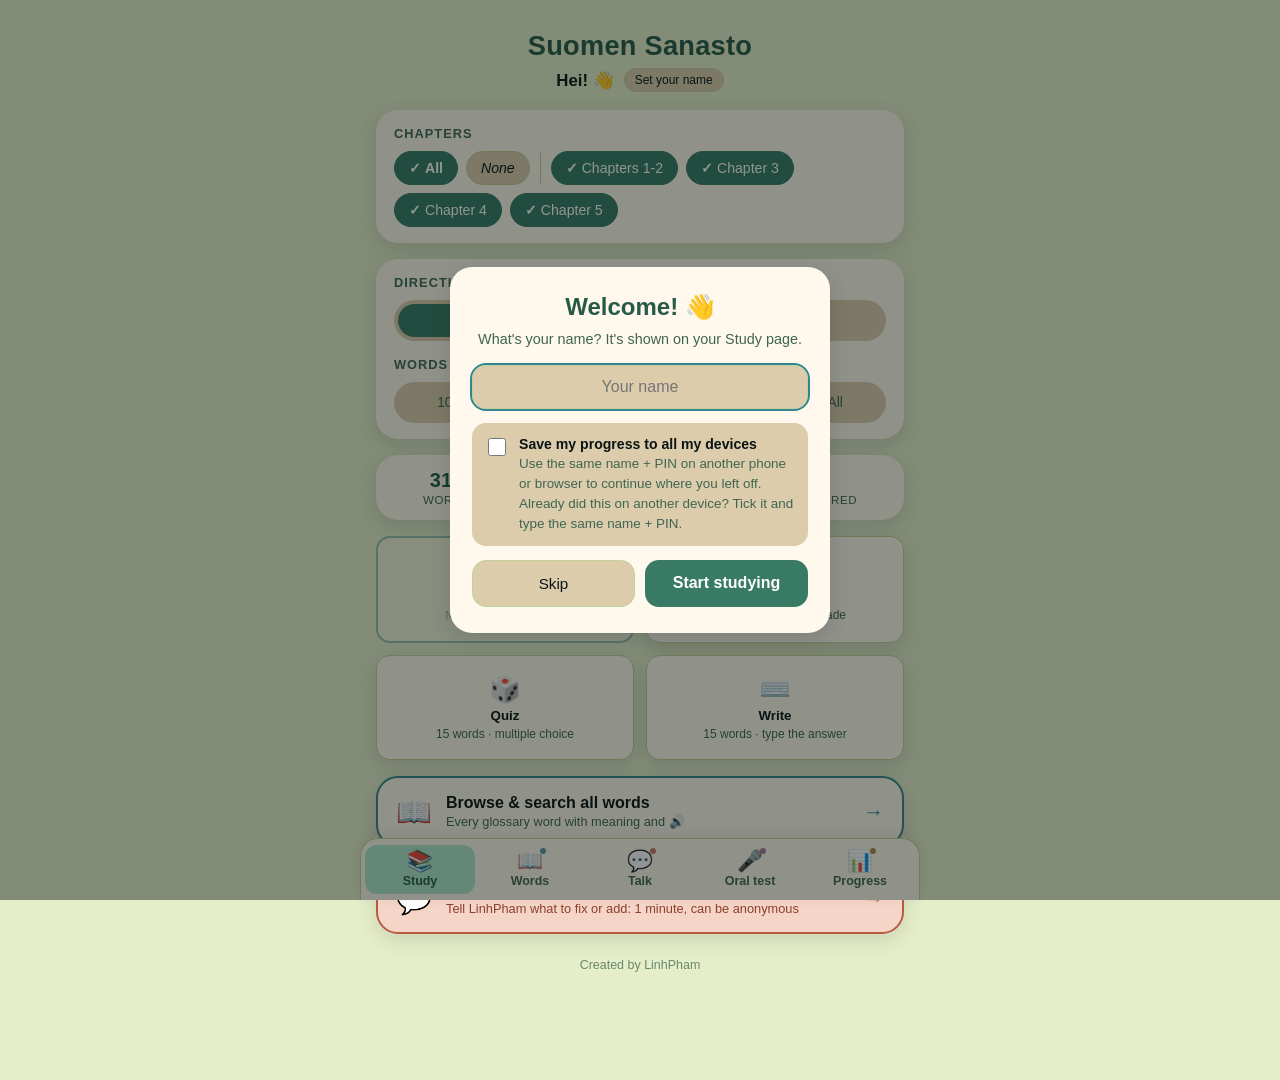
<file: index.html>
<!doctype html>
<html lang="en">
<head>
<meta charset="UTF-8" />
<meta name="viewport" content="width=device-width, initial-scale=1, viewport-fit=cover" />
<title>Suomen Sanasto — Finnish Vocabulary</title>
<meta name="description" content="Flashcards, quizzes, dialogues, numbers and oral-test practice for Finnish A1.2." />
<meta name="author" content="LinhPham" />
<meta name="theme-color" content="#E6EEC9" />
<link rel="manifest" href="manifest.webmanifest" />
<link rel="icon" href="icons/icon-192.png" />
<link rel="apple-touch-icon" href="icons/apple-touch-icon.png" />
<link rel="stylesheet" href="css/style.css" />
</head>
<body>

<div id="app" class="app"></div>
<nav id="tabbar" class="tabbar" aria-label="Sections" hidden></nav>

<!-- Name prompt (first visit) + optional "save to all my devices" -->
<div id="name-modal" class="modal-overlay" hidden>
  <div class="modal-card">
    <h2 id="name-title">Welcome! 👋</h2>
    <p>What's your name? It's shown on your Study page.</p>
    <input id="name-input" type="text" placeholder="Your name" maxlength="30" autocomplete="off" />
    <div id="link-row" class="link-box">
      <label class="check-row">
        <input id="link-check" type="checkbox" />
        <span><strong>Save my progress to all my devices</strong><br /><span class="muted small">Use the same name + PIN on another phone or browser to continue where you left off. Already did this on another device? Tick it and type the same name + PIN.</span></span>
      </label>
      <div id="pin-wrap" hidden>
        <input id="pin-input" type="password" inputmode="numeric" pattern="[0-9]*" maxlength="4" placeholder="4-digit PIN" autocomplete="off" />
        <p class="muted small">Pick 4 numbers you'll remember. Not your bank PIN!</p>
      </div>
    </div>
    <p id="name-error" class="form-error" hidden></p>
    <div class="modal-actions">
      <button id="name-skip" type="button" class="ghost-btn">Skip</button>
      <button id="name-submit" type="button" class="primary-btn">Start studying</button>
    </div>
  </div>
</div>

<!-- ================= Study tab ================= -->
<template id="tpl-study">
  <header class="app-header">
    <h1>Suomen Sanasto</h1>
    <p class="greeting" data-role="greeting"></p>
  </header>

  <section class="card panel whats-new" data-role="whats-new" hidden></section>

  <section class="card panel">
    <h2 class="panel-title">Chapters</h2>
    <div class="chip-row" data-role="chapters"></div>
  </section>

  <section class="card panel">
    <h2 class="panel-title">Direction</h2>
    <div class="segmented" data-role="direction">
      <button type="button" class="segmented-btn" data-value="fi-en">FI → EN</button>
      <button type="button" class="segmented-btn" data-value="en-fi">EN → FI</button>
      <button type="button" class="segmented-btn" data-value="mixed">Mixed</button>
    </div>
    <h2 class="panel-title panel-title--spaced">Words per session</h2>
    <div class="segmented segmented--five" data-role="session-size"></div>
  </section>

  <section class="card panel stats-panel" data-role="stats-summary"></section>

  <section class="mode-grid">
    <button type="button" class="mode-btn mode-btn--focus" data-mode="focus">
      <span class="mode-emoji">🎯</span>
      <span class="mode-name">Focus words</span>
      <span class="mode-desc"></span>
    </button>
    <button type="button" class="mode-btn" data-mode="flashcards">
      <span class="mode-emoji">🃏</span>
      <span class="mode-name">Flashcards</span>
      <span class="mode-desc"></span>
    </button>
    <button type="button" class="mode-btn" data-mode="quiz">
      <span class="mode-emoji">🎲</span>
      <span class="mode-name">Quiz</span>
      <span class="mode-desc"></span>
    </button>
    <button type="button" class="mode-btn" data-mode="write">
      <span class="mode-emoji">⌨️</span>
      <span class="mode-name">Write</span>
      <span class="mode-desc"></span>
    </button>
  </section>

  <button type="button" class="card cta-card" data-role="words-link">
    <span class="cta-icon">📖</span>
    <span class="cta-text"><strong>Browse &amp; search all words</strong><span>Every glossary word with meaning and 🔊</span></span>
    <span class="cta-arrow">→</span>
  </button>

  <button type="button" class="card feedback-cta" data-role="feedback-cta">
    <span class="cta-icon">💬</span>
    <span class="cta-text"><strong>Help make this app better</strong><span>Tell LinhPham what to fix or add: 1 minute, can be anonymous</span></span>
    <span class="cta-arrow">→</span>
  </button>

  <p class="app-credit">Created by LinhPham</p>
</template>

<!-- ================= Study session ================= -->
<template id="tpl-session">
  <header class="session-header">
    <button type="button" class="icon-btn" data-role="exit" aria-label="Back">←</button>
    <div class="session-progress">
      <div class="session-progress-bar"><div class="session-progress-fill" data-role="progress-fill"></div></div>
      <span class="session-progress-label" data-role="progress-label"></span>
    </div>
    <span class="session-score" data-role="score"></span>
  </header>
  <main class="session-body" data-role="body"></main>
</template>

<template id="tpl-flashcard">
  <div class="flashcard" data-role="flashcard" tabindex="0" role="button" aria-label="Flashcard, tap to flip">
    <div class="flashcard-inner">
      <div class="flashcard-face flashcard-front">
        <span class="flashcard-chapter" data-role="chapter"></span>
        <span class="flashcard-word" data-role="front"></span>
        <span data-role="speak-front"></span>
        <span class="flashcard-hint">tap to flip</span>
      </div>
      <div class="flashcard-face flashcard-back">
        <span class="flashcard-chapter" data-role="chapter-back"></span>
        <span class="flashcard-word" data-role="back"></span>
        <span data-role="speak-back"></span>
      </div>
    </div>
  </div>
  <div class="grade-row" data-role="grade-row" hidden>
    <button type="button" class="grade-btn grade-again" data-grade="again">Still learning</button>
    <button type="button" class="grade-btn grade-good" data-grade="good">Got it</button>
  </div>
</template>

<template id="tpl-quiz">
  <div class="prompt-card">
    <span class="prompt-chapter" data-role="chapter"></span>
    <span class="prompt-word" data-role="prompt"></span>
    <span data-role="prompt-speak"></span>
  </div>
  <div class="options-grid" data-role="options"></div>
  <div class="write-feedback" data-role="quiz-feedback" hidden></div>
  <button type="button" class="primary-btn" data-role="next" hidden>Next →</button>
</template>

<template id="tpl-write">
  <div class="prompt-card">
    <span class="prompt-chapter" data-role="chapter"></span>
    <span class="prompt-word" data-role="prompt"></span>
    <span data-role="prompt-speak"></span>
  </div>
  <form data-role="form" autocomplete="off">
    <input class="write-input" data-role="input" type="text" placeholder="Type the translation…" autocapitalize="off" autocorrect="off" spellcheck="false" />
    <div class="letter-row" data-role="letters">
      <button type="button" class="letter-btn" aria-label="Insert ä">ä</button>
      <button type="button" class="letter-btn" aria-label="Insert ö">ö</button>
      <button type="button" class="letter-btn" aria-label="Insert Ä">Ä</button>
      <button type="button" class="letter-btn" aria-label="Insert Ö">Ö</button>
    </div>
    <div class="hint-text" data-role="hint-text" hidden></div>
    <div class="write-actions">
      <button type="button" class="ghost-btn" data-role="hint">💡 Hint</button>
      <button type="submit" class="primary-btn" data-role="check">Check</button>
    </div>
  </form>
  <div class="write-feedback" data-role="feedback" hidden></div>
  <button type="button" class="primary-btn" data-role="next" hidden>Next →</button>
</template>

<template id="tpl-summary">
  <div class="summary-card">
    <h2 data-role="headline"></h2>
    <p data-role="detail"></p>
    <div class="summary-actions">
      <button type="button" class="ghost-btn" data-role="home">Done</button>
      <button type="button" class="primary-btn" data-role="again">Study again</button>
    </div>
  </div>
  <section class="missed" data-role="missed" hidden></section>
</template>

<!-- ================= Words tab ================= -->
<template id="tpl-words">
  <header class="tab-header">
    <h1>📖 Words</h1>
    <p class="muted" data-role="count"></p>
  </header>
  <div class="search-wrap">
    <input type="search" class="glossary-search" data-role="search" placeholder="🔍 Search Finnish or English…" autocomplete="off" aria-label="Search words" />
    <button type="button" class="search-clear" data-role="search-clear" aria-label="Clear search" hidden>×</button>
  </div>
  <section class="card panel">
    <h2 class="panel-title">Chapters</h2>
    <div class="chip-row" data-role="chapters"></div>
    <label class="level-filter">
      <span class="panel-title">Level</span>
      <select data-role="level" class="select"></select>
    </label>
  </section>
  <div data-role="games"></div>
  <main class="glossary-body" data-role="list"></main>
</template>

<!-- ================= Talk tab ================= -->
<template id="tpl-talk">
  <header class="tab-header">
    <h1>💬 Talk</h1>
  </header>
  <div class="segmented segmented--wrap" data-role="talk-sections">
    <button type="button" class="segmented-btn" data-value="dialogues">Dialogues</button>
    <button type="button" class="segmented-btn" data-value="numbers">Numbers &amp; €</button>
    <button type="button" class="segmented-btn" data-value="time">Time &amp; weather</button>
    <button type="button" class="segmented-btn" data-value="adjectives">Adjectives</button>
    <button type="button" class="segmented-btn" data-value="questions">Questions</button>
  </div>
  <div class="sub-tabs" data-role="talk-sub"></div>
  <main class="talk-body" data-role="talk-body"></main>
</template>

<!-- ================= Oral test tab ================= -->
<template id="tpl-oral">
  <header class="tab-header">
    <h1>🎤 Oral test</h1>
  </header>
  <section class="card panel oral-intro">
    <p>In the oral test the teacher picks <strong>5 random questions</strong> from this list and you answer them out loud. <span class="muted">(How it's graded will be announced later.)</span></p>
    <button type="button" class="primary-btn" data-role="drill">🎲 Practise 5 random questions</button>
    <button type="button" class="ghost-btn" data-role="drill-hard" hidden></button>
    <div class="oral-toggles">
      <label class="check-row"><input type="checkbox" data-role="toggle-spoken" /> <span>Show spoken forms</span></label>
      <label class="check-row"><input type="checkbox" data-role="toggle-english" /> <span>Show English</span></label>
    </div>
    <div class="link-list" data-role="oral-links"></div>
  </section>
  <main class="oral-list" data-role="questions"></main>
</template>

<!-- ================= Progress tab ================= -->
<template id="tpl-progress">
  <header class="tab-header">
    <h1>📊 Progress</h1>
  </header>

  <details class="card rules-card">
    <summary><strong>How do words get “Mastered”?</strong></summary>
    <ol class="rules-list">
      <li>Every time you get a word <strong>right</strong>, it moves up one step: <span class="streak-dots streak-dots--demo"><i class="on"></i><i class="on"></i><i></i><i></i><i></i></span></li>
      <li><strong>5 right in a row</strong> = 🏆 Mastered.</li>
      <li>A <strong>wrong</strong> answer sends it back to the start (🎯 Needs focus).</li>
      <li><strong>Half right</strong> (missing the dots on ä/ö, or used a 💡 hint) = +0.5 point, and the word stays where it is.</li>
      <li>In Flashcards, “Got it” counts as right and “Still learning” as wrong.</li>
    </ol>
  </details>

  <section class="stats-body" data-role="chapter-bars"></section>
  <div class="chapter-stat-legend">
    <span><i class="legend-dot legend-dot--mastered"></i>Mastered</span>
    <span><i class="legend-dot legend-dot--learning"></i>Learning</span>
    <span><i class="legend-dot legend-dot--new"></i>Not started</span>
  </div>

  <section class="card panel">
    <h2 class="panel-title">Your words</h2>
    <div class="chip-row" data-role="chapters"></div>
    <p class="muted small bucket-hint">Same chapters and numbers as the Study tab. Tap a number to see those words.</p>
    <div class="bucket-row bucket-row--main" data-role="buckets"></div>
    <div class="sub-bucket-row" data-role="subs"></div>
  </section>
  <section data-role="bucket-list" class="bucket-list"></section>

  <section class="card panel" data-role="sync"></section>
  <section class="card panel" data-role="voice"></section>

  <section class="card panel feedback-card">
    <h2 class="panel-title">💬 Feedback</h2>
    <p class="small">Found a bug or have an idea? Send it to LinhPham, with your email or anonymously.</p>
    <button type="button" class="primary-btn" data-role="feedback">Send feedback</button>
  </section>

  <button type="button" class="link-btn danger-link" data-role="reset">↺ Reset my progress on this device</button>
  <p class="app-credit">Created by LinhPham</p>
</template>

<script src="js/config.js"></script>
<script src="js/ui.js"></script>
<script src="js/speech.js"></script>
<script src="js/srs.js"></script>
<script src="js/sync.js"></script>
<script src="js/feedback.js"></script>
<script src="js/words.js"></script>
<script src="js/talk.js"></script>
<script src="js/oral.js"></script>
<script src="js/progress.js"></script>
<script src="js/app.js"></script>
</body>
</html>
</file>
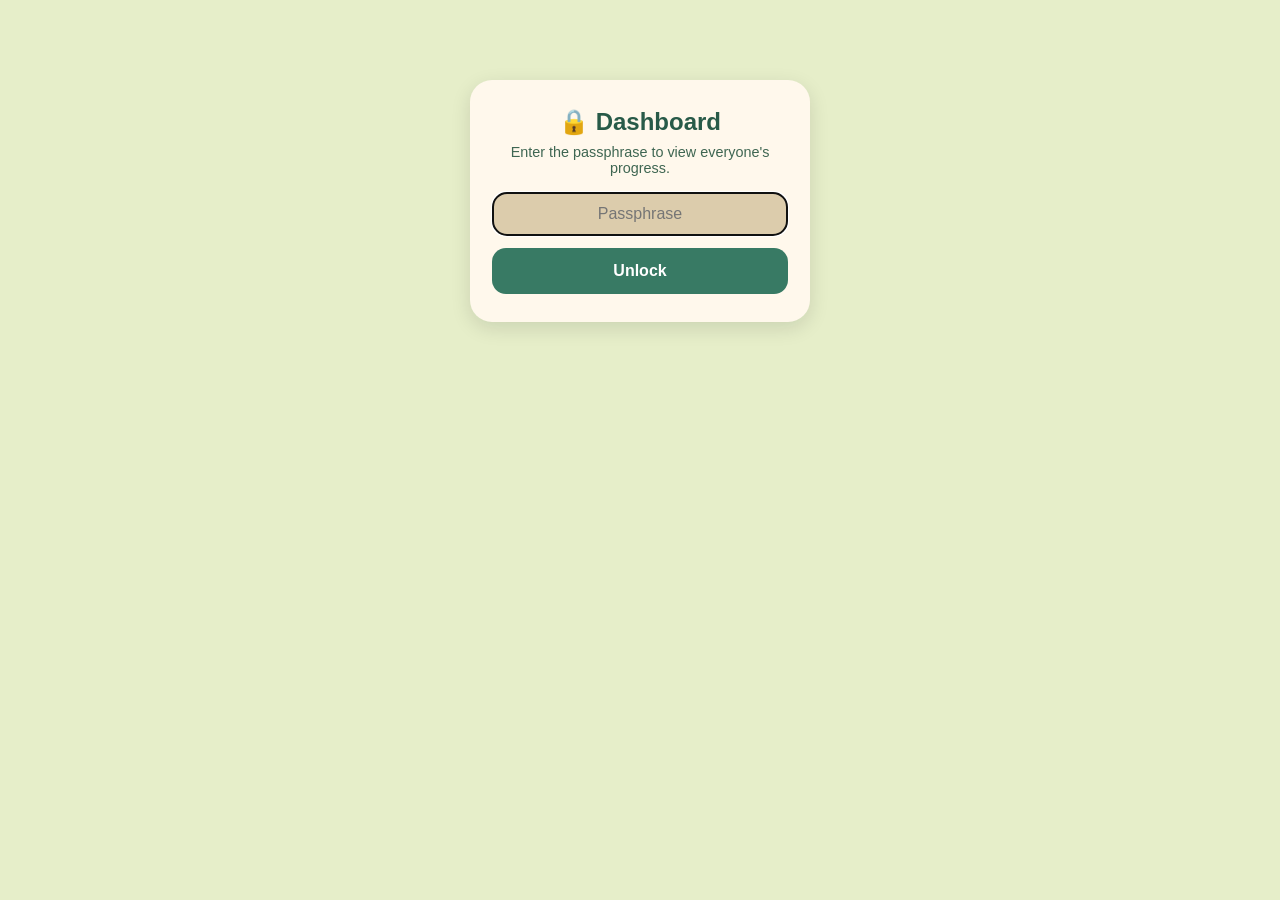
<file: dashboard.html>
<!doctype html>
<html lang="en">
<head>
<meta charset="UTF-8" />
<meta name="viewport" content="width=device-width, initial-scale=1, viewport-fit=cover" />
<title>Dashboard — Suomen Sanasto</title>
<meta name="robots" content="noindex, nofollow" />
<link rel="icon" href="icons/icon-192.png" />
<link rel="stylesheet" href="css/style.css" />
</head>
<body>

<div class="app">

  <div id="gate" class="card dashboard-gate">
    <h2>🔒 Dashboard</h2>
    <p>Enter the passphrase to view everyone's progress.</p>
    <input id="passphrase-input" type="password" placeholder="Passphrase" autocomplete="off" />
    <button id="passphrase-submit" class="primary-btn">Unlock</button>
    <p id="gate-error" class="write-feedback write-feedback--wrong" hidden>Incorrect passphrase.</p>
  </div>

  <div id="dashboard-content" hidden>
    <header class="app-header">
      <h1>Friends' Progress</h1>
      <p class="subtitle">Only visible to you</p>
      <p class="subtitle"><a href="yki.html" class="dashboard-yki-link">🎓 My YKI practice →</a></p>
    </header>

    <h2 class="dashboard-section-title">👥 Everyone using the app</h2>
    <div id="users-status" class="card" hidden></div>
    <div id="users-list"></div>

    <h2 class="dashboard-section-title">☁️ Accounts with name + PIN</h2>
    <div id="accounts-status" class="card" hidden></div>
    <div id="accounts-list"></div>

    <h2 class="dashboard-section-title">📈 Progress</h2>
    <div id="dashboard-status" class="card" hidden></div>
    <div id="dashboard-list"></div>

    <h2 class="dashboard-section-title">💬 Feedback</h2>
    <div class="feedback-tools">
      <button id="copy-emails" class="ghost-btn" type="button">📋 Copy all emails</button>
      <a id="email-all" class="ghost-btn" href="#" hidden>✉️ Email everyone (BCC)</a>
    </div>
    <div id="feedback-status" class="card" hidden></div>
    <div id="feedback-list"></div>

    <button id="refresh-btn" class="ghost-btn dashboard-refresh">↻ Refresh</button>
  </div>

</div>

<script src="js/config.js"></script>
<script src="js/ui.js"></script>
<script src="js/dashboard.js"></script>
</body>
</html>
</file>
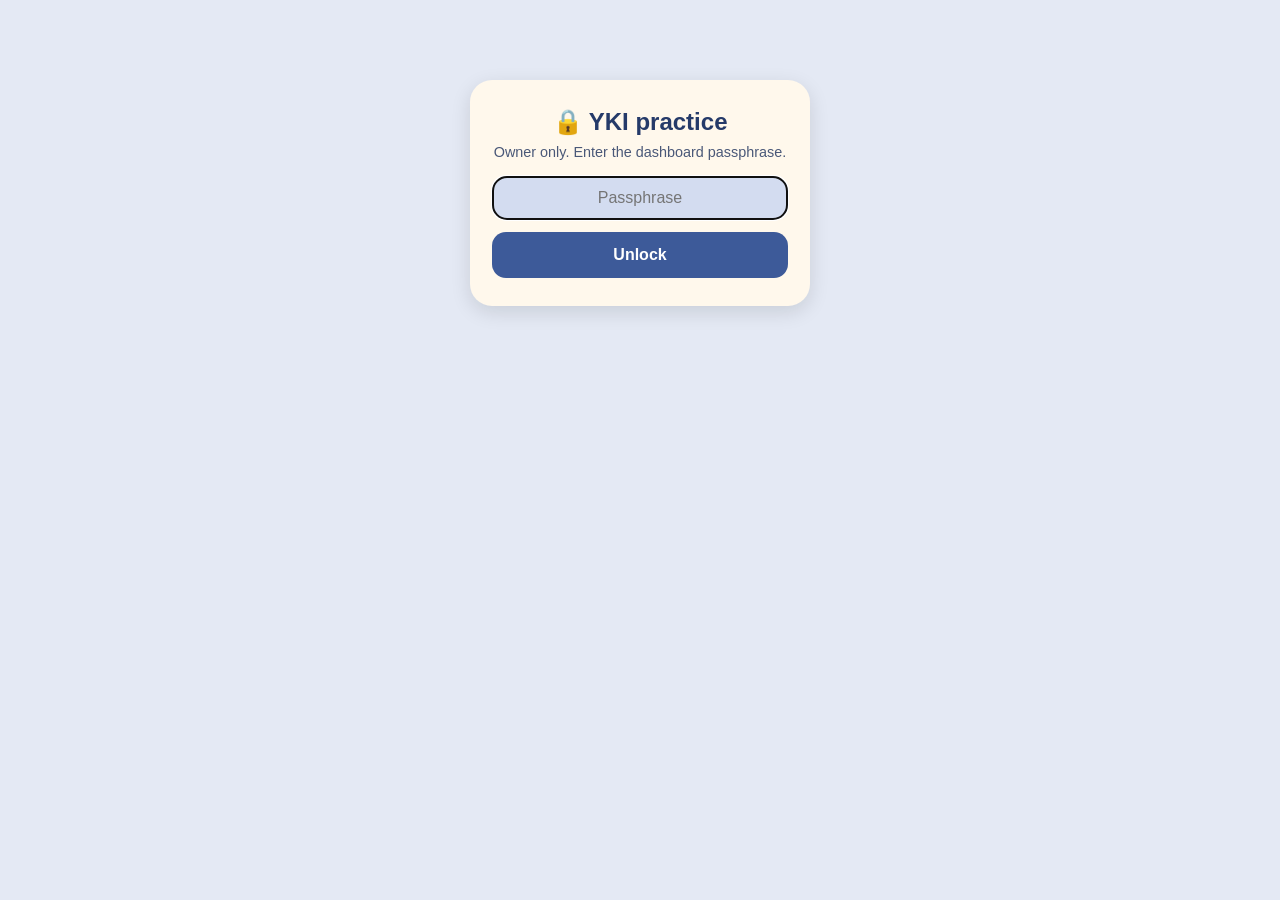
<file: yki.html>
<!doctype html>
<html lang="en">
<head>
<meta charset="UTF-8" />
<meta name="viewport" content="width=device-width, initial-scale=1, viewport-fit=cover" />
<title>YKI practice — Suomen Sanasto</title>
<meta name="robots" content="noindex, nofollow" />
<link rel="icon" href="icons/yki-192.png" />
<link rel="manifest" href="manifest-yki.webmanifest" />
<meta name="theme-color" content="#253A69" />
<link rel="apple-touch-icon" href="icons/yki-apple-touch.png" />
<meta name="apple-mobile-web-app-capable" content="yes" />
<meta name="mobile-web-app-capable" content="yes" />
<meta name="apple-mobile-web-app-title" content="YKI" />
<link rel="stylesheet" href="css/style.css" />
<link rel="stylesheet" href="css/yki.css" />
</head>
<body class="yki-page">

<div class="app">

  <div id="gate" class="card dashboard-gate">
    <h2>🔒 YKI practice</h2>
    <p>Owner only. Enter the dashboard passphrase.</p>
    <input id="passphrase-input" type="password" placeholder="Passphrase" autocomplete="off" />
    <button id="passphrase-submit" class="primary-btn">Unlock</button>
    <p id="gate-error" class="write-feedback write-feedback--wrong" hidden>Incorrect passphrase.</p>
  </div>

  <div id="yki-content" hidden>
    <header class="app-header">
      <h1>🎓 YKI practice</h1>
      <p class="subtitle">Basic level (perustaso) · grade 1 = €1,000 · grade 2 = €2,000</p>
    </header>
    <nav class="yki-nav" id="yki-nav" aria-label="YKI sections"></nav>
    <main id="yki-main"></main>
    <p class="muted small yki-foot">Original practice tasks in YKI style, written for this app. Grade estimates are a rough guide, not official YKI scoring. Test dates: check <a href="https://www.oph.fi/en/education-and-qualifications/selecting-right-yki-test-test-days" target="_blank" rel="noopener">oph.fi</a>.</p>
  </div>

</div>

<script src="js/config.js"></script>
<script src="js/speech.js"></script>
<script src="js/ui.js"></script>
<script src="js/yki.js"></script>
</body>
</html>
</file>
<file: css/style.css>
:root {
  --bg: #E6EEC9;           /* pale yellow-green, page background */
  --bg-soft: #DCCCAC;      /* tan, nested/soft panels */
  --surface: #FFF8EC;      /* cream, cards */
  --ink: #091413;          /* near-black, main text */
  --ink-soft: #7DA78C;     /* sage, secondary/muted text */
  --border: #C2D099;       /* light olive, dividers */

  --accent: #408A71;       /* medium green, buttons/CTAs */
  --accent-soft: #B0E4CC;  /* light mint, tints/gradients */
  --accent-strong: #285A48; /* dark green, headings/emphasis */

  --lavender: #35858E;     /* secondary accent — teal */
  --lavender-soft: #E6EEC9;

  --gold: #285A48;         /* "correct" indicator — dark green */
  --gold-soft: #B0E4CC;    /* light mint, correct-state backgrounds */

  --rose: #091413;         /* "incorrect" indicator — near-black (no red in this palette) */
  --rose-soft: #DCCCAC;    /* tan, incorrect-state backgrounds */

  --radius-lg: 22px;
  --radius-md: 14px;
  --shadow: 0 6px 20px rgba(9, 20, 19, 0.12);

  color-scheme: light;
}

@media (prefers-color-scheme: dark) {
  :root {
    --bg: #091413;
    --bg-soft: #091413;
    --surface: #285A48;
    --ink: #FFF8EC;
    --ink-soft: #B0E4CC;
    --border: #408A71;

    --accent: #408A71;
    --accent-soft: #285A48;
    --accent-strong: #B0E4CC;

    --lavender: #35858E;
    --lavender-soft: #285A48;

    --gold: #B0E4CC;
    --gold-soft: #285A48;

    --rose: #DCCCAC;
    --rose-soft: rgba(220, 204, 172, 0.18);

    --shadow: 0 6px 20px rgba(0, 0, 0, 0.45);
  }
}

* { box-sizing: border-box; }

/* Anything with the hidden attribute stays hidden, even if a class sets display. */
[hidden] { display: none !important; }

html, body {
  margin: 0;
  padding: 0;
  background: var(--bg);
  color: var(--ink);
  font-family: "Avenir Next", "Segoe UI", -apple-system, BlinkMacSystemFont, Helvetica, Arial, sans-serif;
  -webkit-font-smoothing: antialiased;
}

body {
  min-height: 100vh;
  padding: env(safe-area-inset-top) env(safe-area-inset-right) env(safe-area-inset-bottom) env(safe-area-inset-left);
}

.app {
  max-width: 560px;
  margin: 0 auto;
  padding: 20px 16px 48px;
  display: flex;
  flex-direction: column;
  gap: 16px;
}

button { font-family: inherit; }

/* ---------- Home ---------- */

.app-header { text-align: center; padding: 10px 0 2px; }
.app-header h1 {
  margin: 0;
  font-size: 1.7rem;
  letter-spacing: 0.01em;
  color: var(--accent-strong);
}
.app-header .subtitle {
  margin: 4px 0 0;
  color: var(--ink-soft);
  font-size: 0.92rem;
}

.card {
  background: var(--surface);
  border-radius: var(--radius-lg);
  box-shadow: var(--shadow);
  padding: 16px 18px;
}

.panel-title {
  margin: 0 0 10px;
  font-size: 0.8rem;
  text-transform: uppercase;
  letter-spacing: 0.08em;
  color: var(--ink-soft);
  font-weight: 600;
}

.chip-row { display: flex; flex-wrap: wrap; gap: 8px; }

.chip {
  border: 1px solid var(--border);
  background: var(--bg-soft);
  color: var(--ink);
  border-radius: 999px;
  padding: 8px 14px;
  font-size: 0.88rem;
  cursor: pointer;
  transition: background 0.15s, color 0.15s, border-color 0.15s;
}
.chip--active {
  background: var(--accent);
  border-color: var(--accent);
  color: #fff;
}
.chip--all { font-weight: 600; }
.chip--none { font-style: italic; }

.segmented {
  display: grid;
  grid-template-columns: repeat(3, 1fr);
  background: var(--bg-soft);
  border-radius: 999px;
  padding: 4px;
  gap: 4px;
}
.segmented-btn {
  border: none;
  background: transparent;
  color: var(--ink-soft);
  padding: 9px 6px;
  border-radius: 999px;
  font-size: 0.86rem;
  cursor: pointer;
}
.segmented-btn--active {
  background: var(--lavender);
  color: #fff;
  font-weight: 600;
}

.stats-panel { padding: 14px 10px; }
.stats-row { display: flex; justify-content: space-around; text-align: center; }
.stat { display: flex; flex-direction: column; }
.stat-num { font-size: 1.25rem; font-weight: 700; color: var(--accent-strong); }
.stat-label { font-size: 0.72rem; color: var(--ink-soft); text-transform: uppercase; letter-spacing: 0.05em; margin-top: 2px; }

.mode-grid {
  display: grid;
  grid-template-columns: 1fr 1fr;
  gap: 12px;
}
.mode-btn {
  background: var(--surface);
  border: 1px solid var(--border);
  border-radius: var(--radius-md);
  box-shadow: var(--shadow);
  padding: 18px 12px;
  display: flex;
  flex-direction: column;
  align-items: center;
  gap: 4px;
  cursor: pointer;
  transition: transform 0.1s ease;
}
.mode-btn:active { transform: scale(0.97); }
.mode-btn:disabled { opacity: 0.45; cursor: not-allowed; box-shadow: none; }
.mode-btn:disabled:active { transform: none; }
.mode-emoji { font-size: 1.6rem; }
.mode-name { font-weight: 600; }
.mode-desc { font-size: 0.75rem; color: var(--ink-soft); }

.empty-selection-note {
  text-align: center;
  color: var(--ink-soft);
  font-size: 0.85rem;
  padding: 6px 4px;
}

.link-btn {
  background: none;
  border: none;
  color: var(--lavender);
  font-size: 0.88rem;
  text-align: center;
  padding: 6px;
  cursor: pointer;
  text-decoration: underline;
  text-underline-offset: 3px;
}

.link-row {
  display: flex;
  flex-direction: column;
  align-items: center;
  gap: 2px;
}

.icon-btn-spacer { display: inline-block; width: 38px; height: 38px; }

.app-credit {
  text-align: center;
  margin-top: 8px;
  font-size: 0.78rem;
  color: var(--ink-soft);
  opacity: 0.75;
}

/* ---------- Badge explainer ---------- */

.badge-explainer { display: flex; flex-direction: column; gap: 12px; padding: 16px 18px; }
.badge-explainer-row { display: flex; align-items: flex-start; gap: 10px; }
.badge-explainer-row strong { font-size: 0.92rem; }
.badge-explainer-row p { margin: 2px 0 0; font-size: 0.84rem; color: var(--ink-soft); line-height: 1.35; }
.badge-dot { flex: none; width: 14px; height: 14px; border-radius: 50%; margin-top: 3px; }
.badge-dot--new { background: var(--border); }
.badge-dot--learning { background: var(--lavender); }
.badge-dot--mastered { background: var(--gold); }
.badge-explainer-note {
  margin: 4px 0 0;
  padding-top: 10px;
  border-top: 1px solid var(--border);
  font-size: 0.8rem;
  color: var(--ink-soft);
  line-height: 1.4;
}

/* ---------- Glossary (browse all words) ---------- */

.glossary-controls {
  display: flex;
  flex-direction: column;
  gap: 10px;
  margin-top: 12px;
}
.glossary-search {
  width: 100%;
  border: 1px solid var(--border);
  background: var(--surface);
  color: var(--ink);
  border-radius: var(--radius-md);
  padding: 10px 14px;
  font-size: 0.92rem;
  box-sizing: border-box;
}
.glossary-search:focus { outline: 2px solid var(--accent); outline-offset: 1px; }

.glossary-body { display: flex; flex-direction: column; gap: 18px; margin-top: 14px; }
.glossary-chapter-heading {
  margin: 0 0 8px;
  font-size: 0.8rem;
  text-transform: uppercase;
  letter-spacing: 0.06em;
  color: var(--ink-soft);
  font-weight: 600;
}
.glossary-list {
  background: var(--surface);
  border-radius: var(--radius-md);
  box-shadow: var(--shadow);
  overflow: hidden;
}
.glossary-row {
  display: flex;
  justify-content: space-between;
  align-items: center;
  gap: 12px;
  padding: 10px 12px 10px 16px;
  border-bottom: 1px solid var(--border);
  font-size: 0.92rem;
}
.glossary-row:last-child { border-bottom: none; }
.glossary-main { display: flex; flex-direction: column; gap: 2px; min-width: 0; }
.glossary-side { display: flex; align-items: center; gap: 8px; flex: none; }
.glossary-fi { font-weight: 600; }
.glossary-en { color: var(--ink-soft); }
.glossary-chapter-tag { font-size: 0.72rem; color: var(--ink-soft); }

/* ---------- Session shell ---------- */

.session-header {
  display: grid;
  grid-template-columns: auto 1fr auto;
  align-items: center;
  gap: 10px;
  padding: 6px 0 4px;
}
.session-header--plain { grid-template-columns: auto 1fr auto; }
.session-header--plain h2 { margin: 0; text-align: center; font-size: 1.1rem; }

.icon-btn {
  background: var(--surface);
  border: 1px solid var(--border);
  border-radius: 999px;
  width: 38px;
  height: 38px;
  font-size: 1.1rem;
  color: var(--ink);
  cursor: pointer;
}

.session-progress { display: flex; flex-direction: column; gap: 4px; }
.session-progress-bar {
  height: 6px;
  border-radius: 999px;
  background: var(--border);
  overflow: hidden;
}
.session-progress-fill {
  height: 100%;
  background: var(--accent);
  border-radius: 999px;
  transition: width 0.25s ease;
}
.session-progress-label { font-size: 0.72rem; color: var(--ink-soft); text-align: center; }

.session-score {
  font-weight: 700;
  color: var(--gold);
  min-width: 34px;
  text-align: right;
}

.session-body { display: flex; flex-direction: column; gap: 18px; margin-top: 8px; }

/* ---------- Flashcards ---------- */

.flashcard {
  perspective: 1200px;
  height: 300px;
  cursor: pointer;
}
.flashcard-inner {
  position: relative;
  width: 100%;
  height: 100%;
  transition: transform 0.5s;
  transform-style: preserve-3d;
}
.flashcard--flipped .flashcard-inner { transform: rotateY(180deg); }

.flashcard-face {
  position: absolute;
  inset: 0;
  backface-visibility: hidden;
  border-radius: var(--radius-lg);
  box-shadow: var(--shadow);
  display: flex;
  flex-direction: column;
  align-items: center;
  justify-content: center;
  gap: 14px;
  padding: 24px;
  text-align: center;
}
.flashcard-front { background: linear-gradient(160deg, var(--surface), var(--accent-soft)); }
.flashcard-back {
  background: linear-gradient(160deg, var(--surface), var(--lavender-soft));
  transform: rotateY(180deg);
}

.flashcard-chapter {
  font-size: 0.72rem;
  text-transform: uppercase;
  letter-spacing: 0.08em;
  color: var(--ink-soft);
}
.flashcard-word { font-size: 1.7rem; font-weight: 700; line-height: 1.3; }
.flashcard-hint { font-size: 0.78rem; color: var(--ink-soft); }

.grade-row { display: grid; grid-template-columns: 1fr 1fr; gap: 10px; }
.grade-btn {
  padding: 14px;
  border-radius: var(--radius-md);
  border: none;
  font-weight: 600;
  font-size: 0.95rem;
  cursor: pointer;
}
.grade-again { background: var(--rose-soft); color: var(--rose); }
.grade-good { background: var(--gold-soft); color: var(--accent-strong); }

/* ---------- Quiz / Write shared prompt ---------- */

.prompt-card {
  background: var(--surface);
  border-radius: var(--radius-lg);
  box-shadow: var(--shadow);
  padding: 30px 20px;
  text-align: center;
  display: flex;
  flex-direction: column;
  gap: 10px;
}
.prompt-chapter {
  font-size: 0.72rem;
  text-transform: uppercase;
  letter-spacing: 0.08em;
  color: var(--ink-soft);
}
.prompt-word { font-size: 1.6rem; font-weight: 700; }

.options-grid { display: flex; flex-direction: column; gap: 10px; }
.option-btn {
  background: var(--surface);
  border: 1px solid var(--border);
  border-radius: var(--radius-md);
  padding: 14px 16px;
  text-align: left;
  font-size: 1rem;
  cursor: pointer;
  transition: background 0.15s, border-color 0.15s;
}
.option-btn:disabled { cursor: default; }
.option-btn--correct { background: var(--gold-soft); border-color: var(--gold); color: var(--accent-strong); font-weight: 600; }
.option-btn--wrong { background: var(--rose-soft); border-color: var(--rose); color: var(--rose); }

.primary-btn {
  background: var(--accent);
  color: #fff;
  border: none;
  border-radius: var(--radius-md);
  padding: 14px;
  font-size: 1rem;
  font-weight: 600;
  cursor: pointer;
}
.ghost-btn {
  background: var(--bg-soft);
  color: var(--ink);
  border: 1px solid var(--border);
  border-radius: var(--radius-md);
  padding: 14px;
  font-size: 0.95rem;
  cursor: pointer;
}

.write-input {
  width: 100%;
  padding: 14px 16px;
  border-radius: var(--radius-md);
  border: 1px solid var(--border);
  background: var(--surface);
  color: var(--ink);
  font-size: 1.05rem;
}
.write-input:focus { outline: 2px solid var(--lavender); }

.hint-text {
  margin-top: 10px;
  padding: 10px 14px;
  border-radius: var(--radius-md);
  background: var(--lavender-soft);
  color: var(--ink);
  font-size: 0.92rem;
  line-height: 1.4;
}

.write-actions { display: grid; grid-template-columns: auto 1fr; gap: 10px; margin-top: 10px; }

.write-feedback {
  text-align: center;
  padding: 12px;
  border-radius: var(--radius-md);
  font-weight: 600;
}
.write-feedback--correct { background: var(--gold-soft); color: var(--accent-strong); }
.write-feedback--wrong { background: var(--rose-soft); color: var(--rose); }
.write-feedback--half { background: var(--lavender-soft); color: var(--ink); border: 1px dashed var(--lavender); }
.write-feedback { display: flex; align-items: center; justify-content: center; gap: 8px; flex-wrap: wrap; }

/* ---------- Summary ---------- */

.summary-card {
  background: var(--surface);
  border-radius: var(--radius-lg);
  box-shadow: var(--shadow);
  padding: 32px 22px;
  text-align: center;
  margin-top: 20px;
}
.summary-card h2 { margin: 0 0 8px; color: var(--accent-strong); }
.summary-card p { color: var(--ink-soft); margin: 0 0 20px; }
.summary-actions { display: grid; grid-template-columns: 1fr 1fr; gap: 10px; }

/* ---------- Stats ---------- */

.stats-body { display: flex; flex-direction: column; gap: 16px; margin-top: 10px; }
.chapter-stat {
  background: var(--surface);
  border-radius: var(--radius-md);
  box-shadow: var(--shadow);
  padding: 14px 16px;
}
.chapter-stat-head { display: flex; justify-content: space-between; font-weight: 600; margin-bottom: 8px; }
.chapter-stat-count { color: var(--ink-soft); font-weight: 400; font-size: 0.88rem; }
.chapter-stat-bar {
  position: relative;
  height: 10px;
  border-radius: 999px;
  background: var(--bg-soft);
  overflow: hidden;
}
.chapter-stat-fill { position: absolute; top: 0; left: 0; height: 100%; }
.chapter-stat-fill--mastered { background: var(--gold); }
.chapter-stat-fill--learning { background: var(--lavender); }

.chapter-stat-legend {
  display: flex;
  justify-content: center;
  gap: 18px;
  font-size: 0.78rem;
  color: var(--ink-soft);
}
.legend-dot { display: inline-block; width: 9px; height: 9px; border-radius: 50%; margin-right: 5px; }
.legend-dot--mastered { background: var(--gold); }
.legend-dot--learning { background: var(--lavender); }
.legend-dot--new { background: var(--border); }

/* ---------- Name modal ---------- */

.modal-overlay {
  position: fixed;
  inset: 0;
  background: rgba(9, 20, 19, 0.45);
  display: flex;
  align-items: center;
  justify-content: center;
  padding: 20px;
  z-index: 100;
}
.modal-overlay[hidden] { display: none; }
.modal-card {
  background: var(--surface);
  border-radius: var(--radius-lg);
  box-shadow: var(--shadow);
  padding: 26px 22px;
  max-width: 380px;
  width: 100%;
  text-align: center;
}
.modal-card h2 { margin: 0 0 8px; color: var(--accent-strong); }
.modal-card p { margin: 0 0 16px; color: var(--ink-soft); font-size: 0.9rem; line-height: 1.4; }
.modal-card input {
  width: 100%;
  padding: 12px 14px;
  border-radius: var(--radius-md);
  border: 1px solid var(--border);
  background: var(--bg-soft);
  color: var(--ink);
  font-size: 1rem;
  margin-bottom: 14px;
  text-align: center;
}
.modal-card input:focus { outline: 2px solid var(--lavender); }
.modal-actions { display: grid; grid-template-columns: 1fr 1fr; gap: 10px; }

/* ---------- Dashboard (owner-only) ---------- */

.dashboard-gate {
  max-width: 340px;
  margin: 60px auto 0;
  text-align: center;
  padding: 28px 22px;
}
.dashboard-gate h2 { margin: 0 0 8px; color: var(--accent-strong); }
.dashboard-gate p { margin: 0 0 16px; color: var(--ink-soft); font-size: 0.9rem; }
.dashboard-gate input {
  width: 100%;
  padding: 12px 14px;
  border-radius: var(--radius-md);
  border: 1px solid var(--border);
  background: var(--bg-soft);
  color: var(--ink);
  font-size: 1rem;
  margin-bottom: 12px;
  text-align: center;
}
.dashboard-gate .primary-btn { width: 100%; }
.dashboard-gate .write-feedback { margin-top: 12px; }

.dashboard-refresh { display: block; margin: 18px auto 0; }

.dashboard-friend-card { margin-bottom: 14px; }
.dashboard-friend-head { display: flex; justify-content: space-between; align-items: baseline; margin-bottom: 4px; }
.dashboard-friend-head strong { font-size: 1.05rem; }
.dashboard-friend-total { color: var(--accent-strong); font-weight: 600; font-size: 0.88rem; }
.dashboard-friend-active { margin: 0 0 12px; color: var(--ink-soft); font-size: 0.8rem; }
.dashboard-friend-chapters { display: flex; flex-direction: column; gap: 10px; }

/* ---------- Responsive ---------- */

@media (max-width: 380px) {
  .flashcard { height: 260px; }
  .flashcard-word { font-size: 1.4rem; }
}

/* =====================================================================
   v2 (2026-09-26): tabs, pronunciation, words, talk, oral test, progress
   ===================================================================== */

body.has-tabbar .app { padding-bottom: calc(96px + env(safe-area-inset-bottom)); }

.tabbar {
  position: fixed;
  left: 0; right: 0; bottom: 0;
  z-index: 50;
  display: grid;
  grid-template-columns: repeat(5, 1fr);
  background: var(--surface);
  border-top: 1px solid var(--border);
  box-shadow: 0 -4px 16px rgba(9, 20, 19, 0.08);
  padding: 6px 4px calc(6px + env(safe-area-inset-bottom));
}
.tabbar[hidden] { display: none; }
.tab {
  display: flex; flex-direction: column; align-items: center; gap: 2px;
  padding: 6px 2px;
  border-radius: 12px;
  color: var(--ink-soft);
  text-decoration: none;
  font-size: 0.7rem;
  font-weight: 600;
}
.tab-icon { font-size: 1.3rem; line-height: 1; }
.tab--active { color: var(--accent-strong); background: var(--accent-soft); }
@media (min-width: 620px) {
  .tabbar { max-width: 560px; margin: 0 auto; border-radius: 18px 18px 0 0; border-left: 1px solid var(--border); border-right: 1px solid var(--border); }
  .tab { font-size: 0.78rem; }
}

.tab-header { padding: 6px 0 0; }
.tab-header h1 { margin: 0; font-size: 1.5rem; color: var(--accent-strong); }
.tab-header p { margin: 4px 0 0; }

.muted { color: var(--ink-soft); }
.small { font-size: 0.84rem; line-height: 1.4; }
.section-intro { margin: 0; font-size: 0.9rem; line-height: 1.45; color: var(--ink); }
.panel-title--spaced { margin-top: 16px; }
.segmented--five { grid-template-columns: repeat(5, 1fr); }
.segmented--two { grid-template-columns: repeat(2, 1fr); }

/* Greeting */
.greeting { margin: 6px 0 0; display: flex; justify-content: center; align-items: center; gap: 10px; flex-wrap: wrap; font-size: 1.05rem; font-weight: 600; color: var(--ink); }
.name-edit-btn { background: var(--bg-soft); border: 1px solid var(--border); color: var(--ink); border-radius: 999px; padding: 4px 10px; font-size: 0.75rem; cursor: pointer; }

/* What's new */
.whats-new { border: 2px solid var(--accent-soft); }
.whats-new-list { margin: 0 0 12px; padding-left: 18px; font-size: 0.86rem; line-height: 1.5; }
.whats-new-ok { width: 100%; padding: 10px; }

/* Chips with ✓ */
.chip { display: inline-flex; align-items: center; gap: 4px; }
.chip-check { font-weight: 700; }
.chip-divider { width: 1px; align-self: stretch; background: var(--border); margin: 2px 2px; }

/* Mode buttons */
.mode-btn--focus { border: 2px solid var(--lavender); }
.mode-desc { text-align: center; }

/* Call-to-action card (Study -> Words) */
.cta-card {
  display: flex; align-items: center; gap: 14px;
  border: 2px solid var(--lavender);
  text-align: left; cursor: pointer; color: var(--ink);
  font: inherit; width: 100%;
}
.cta-icon { font-size: 1.8rem; }
.cta-text { display: flex; flex-direction: column; gap: 2px; flex: 1; }
.cta-text span { font-size: 0.8rem; color: var(--ink-soft); }
.cta-arrow { font-size: 1.3rem; color: var(--lavender); font-weight: 700; }

/* Pronunciation button */
.speak-btn {
  flex: none;
  display: inline-flex; align-items: center; justify-content: center;
  width: 40px; height: 40px;
  border-radius: 999px;
  border: 1px solid var(--border);
  background: var(--surface);
  font-size: 1.05rem;
  cursor: pointer;
  vertical-align: middle;
}
.speak-btn:active { transform: scale(0.94); }
.speak-btn--small { width: 32px; height: 32px; font-size: 0.9rem; margin-left: 6px; }

/* Toast */
.toast {
  position: fixed; left: 50%; bottom: calc(92px + env(safe-area-inset-bottom));
  transform: translate(-50%, 20px);
  max-width: min(92vw, 440px);
  background: var(--accent-strong); color: #FFF8EC;
  padding: 11px 16px; border-radius: 14px;
  font-size: 0.88rem; line-height: 1.35; text-align: center;
  box-shadow: var(--shadow);
  opacity: 0; pointer-events: none;
  transition: opacity 0.2s, transform 0.2s;
  z-index: 200;
}
.toast--show { opacity: 1; transform: translate(-50%, 0); }

/* Level dots / pills / streak */
.level-dot { width: 10px; height: 10px; border-radius: 50%; display: inline-block; flex: none; }
.level-dot--new { background: var(--border); }
.level-dot--focus { background: var(--ink); }
.level-dot--growing { background: var(--ink-soft); }
.level-dot--almost { background: var(--lavender); }
.level-dot--mastered { background: var(--gold); }
.level-pill { font-size: 0.72rem; font-weight: 600; padding: 3px 8px; border-radius: 999px; background: var(--bg-soft); }
.level-pill--mastered { background: var(--gold-soft); color: var(--accent-strong); }
.level-pill--almost { background: var(--lavender); color: #fff; }
.streak-dots { display: inline-flex; gap: 3px; }
.streak-dots i { width: 7px; height: 7px; border-radius: 50%; background: var(--border); display: inline-block; }
.streak-dots i.on { background: var(--gold); }
.streak-dots--demo { vertical-align: middle; margin-left: 4px; }
.verb-type { margin-left: 6px; font-size: 0.66rem; font-weight: 600; color: var(--ink-soft); border: 1px solid var(--border); border-radius: 6px; padding: 0 4px; vertical-align: 1px; }

/* Word popover (dialogues) */
.word-pop { position: fixed; inset: 0; z-index: 120; background: rgba(9, 20, 19, 0.35); display: flex; align-items: flex-end; justify-content: center; padding: 16px; }
.word-pop-card { width: 100%; max-width: 420px; background: var(--surface); border-radius: var(--radius-lg); box-shadow: var(--shadow); padding: 18px; display: flex; flex-direction: column; gap: 10px; margin-bottom: env(safe-area-inset-bottom); }
.word-pop-head { display: flex; justify-content: space-between; align-items: flex-start; gap: 10px; }
.word-pop-fi { font-size: 1.35rem; font-weight: 700; color: var(--accent-strong); }
.word-pop-surface { font-size: 0.8rem; color: var(--ink-soft); margin-top: 2px; }
.word-pop-en { font-size: 1.05rem; }
.word-pop-meta { display: flex; gap: 10px; align-items: center; font-size: 0.78rem; color: var(--ink-soft); }
.word-pop-close { padding: 10px; }

/* Words tab */
.search-wrap { position: relative; }
.search-wrap .glossary-search { padding-right: 42px; font-size: 1rem; padding-top: 12px; padding-bottom: 12px; }
.search-clear { position: absolute; right: 6px; top: 50%; transform: translateY(-50%); width: 32px; height: 32px; border: none; border-radius: 999px; background: var(--bg-soft); color: var(--ink); font-size: 1.1rem; cursor: pointer; }
.level-filter { display: flex; align-items: center; justify-content: space-between; gap: 10px; margin-top: 14px; }
.level-filter .panel-title { margin: 0; }
.select { flex: 1; max-width: 220px; padding: 9px 10px; border-radius: 10px; border: 1px solid var(--border); background: var(--bg-soft); color: var(--ink); font: inherit; font-size: 0.88rem; }

.games-card summary { cursor: pointer; font-size: 0.95rem; list-style: none; }
.games-card summary::-webkit-details-marker { display: none; }
.games-card summary::after { content: " ▾"; color: var(--ink-soft); }
.games-card[open] summary::after { content: " ▴"; }
.games-card .muted { font-size: 0.78rem; }
.games-chapter h4 { margin: 14px 0 6px; font-size: 0.85rem; color: var(--accent-strong); }
.games-part { display: flex; align-items: center; gap: 10px; flex-wrap: wrap; padding: 4px 0; }
.games-part-name { font-size: 0.8rem; color: var(--ink-soft); min-width: 48px; }
.games-links { display: flex; flex-wrap: wrap; gap: 6px; }
.game-link { display: inline-block; font-size: 0.8rem; padding: 6px 10px; border-radius: 999px; background: var(--bg-soft); border: 1px solid var(--border); color: var(--ink); text-decoration: none; }
.game-link--wide { display: block; border-radius: 12px; padding: 10px 12px; margin-top: 6px; }
.link-list { display: flex; flex-direction: column; }

/* Talk tab */
.talk-body { display: flex; flex-direction: column; gap: 14px; }
.list-card { display: flex; flex-direction: column; gap: 4px; text-align: left; border: 1px solid var(--border); cursor: pointer; font: inherit; color: var(--ink); width: 100%; }
.list-card-title { font-weight: 700; font-size: 1.05rem; color: var(--accent-strong); }
.list-card-sub { font-size: 0.86rem; }
.list-card-meta { font-size: 0.76rem; color: var(--ink-soft); margin-top: 4px; }
.dialogue-head { display: flex; gap: 12px; align-items: flex-start; }
.dialogue-head h2 { margin: 0; font-size: 1.25rem; color: var(--accent-strong); }
.dialogue-head p { margin: 2px 0 0; font-size: 0.84rem; }
.dialogue-actions { display: grid; grid-template-columns: 1fr 1fr; gap: 10px; }
.dialogue-actions button { padding: 11px; }
.dialogue { display: flex; flex-direction: column; gap: 4px; padding: 10px 12px; }
.dl-line { display: grid; grid-template-columns: 76px 1fr auto; gap: 8px; align-items: start; padding: 8px 4px; border-radius: 10px; transition: background 0.2s; }
.dl-line + .dl-line { border-top: 1px solid var(--border); }
.dl-line--active { background: var(--accent-soft); }
.dl-who { font-size: 0.74rem; font-weight: 700; color: var(--lavender); padding-top: 3px; overflow-wrap: anywhere; }
.dl-fi { margin: 0; font-size: 1rem; line-height: 1.55; }
.dl-en { margin: 3px 0 0; font-size: 0.84rem; color: var(--ink-soft); }
.gloss-word {
  font: inherit; color: inherit; background: none; border: none; padding: 0; cursor: pointer;
  text-decoration: underline; text-decoration-color: var(--lavender); text-decoration-thickness: 2px; text-underline-offset: 3px;
}
.gloss-word:hover, .gloss-word:focus-visible { background: var(--accent-soft); border-radius: 4px; outline: none; }

.num-section { display: flex; flex-direction: column; gap: 10px; }
.num-row { align-items: center; }
.num-digit { font-weight: 700; font-size: 1.05rem; color: var(--accent-strong); min-width: 76px; }
.num-forms { display: flex; flex-direction: column; gap: 4px; flex: 1; align-items: flex-end; }
.num-form { display: flex; align-items: center; gap: 6px; flex-wrap: wrap; justify-content: flex-end; }
.num-form-label { font-size: 0.64rem; text-transform: uppercase; letter-spacing: 0.05em; color: var(--ink-soft); border: 1px solid var(--border); border-radius: 6px; padding: 1px 5px; margin-right: 6px; }
.num-form-text { font-size: 0.92rem; overflow-wrap: anywhere; text-align: right; }
.num-lookup-out { margin-top: 10px; }
.num-lookup-out .glossary-row { padding-left: 0; padding-right: 0; border: none; }

.price-trainer { text-align: center; }
.price-row { display: flex; justify-content: center; align-items: center; gap: 14px; margin: 6px 0; }
.price-tag { font-size: 2rem; font-weight: 800; color: var(--accent-strong); background: var(--bg-soft); border: 2px dashed var(--border); border-radius: 14px; padding: 8px 18px; }
.price-row .ghost-btn { padding: 10px 14px; }
.price-answers { display: flex; flex-direction: column; gap: 8px; margin: 10px 0; text-align: left; }
.price-line { display: flex; align-items: center; gap: 4px; background: var(--bg-soft); border-radius: 10px; padding: 6px 8px 6px 10px; }
.price-line-text { flex: 1; font-weight: 600; }
.price-actions { display: grid; grid-template-columns: 1fr 1fr; gap: 10px; }
.price-actions [hidden] + .ghost-btn { grid-column: 1 / -1; }
.listen-play { width: 100%; margin: 12px 0; }
.listen-grid { display: grid; grid-template-columns: 1fr 1fr; gap: 10px; }
.listen-opt { text-align: center; font-size: 1.3rem; font-weight: 700; }
.listen-fb { text-align: center; margin: 10px 0 0; font-weight: 600; }

.phrase-row .glossary-main { gap: 4px; }
.phrase-fi { font-weight: 600; display: flex; align-items: center; flex-wrap: wrap; }
.phrase-spoken { display: flex; align-items: center; flex-wrap: wrap; font-size: 0.9rem; }

/* Oral test */
.oral-intro { display: flex; flex-direction: column; gap: 12px; }
.oral-intro p { margin: 0; line-height: 1.45; }
.oral-toggles { display: flex; gap: 16px; flex-wrap: wrap; }
.oral-list { display: flex; flex-direction: column; gap: 12px; }
.oral-card { display: flex; flex-direction: column; gap: 8px; }
.oral-q-head { display: grid; grid-template-columns: auto 1fr auto; gap: 10px; align-items: start; }
.oral-num { width: 28px; height: 28px; border-radius: 50%; background: var(--accent); color: #fff; font-weight: 700; font-size: 0.82rem; display: flex; align-items: center; justify-content: center; }
.oral-q-fi { font-weight: 700; font-size: 1.05rem; display: flex; align-items: center; flex-wrap: wrap; }
.oral-q-spoken { font-size: 0.9rem; display: flex; align-items: center; flex-wrap: wrap; margin-top: 2px; }
.oral-q-en { font-size: 0.84rem; color: var(--ink-soft); margin-top: 2px; }
.oral-answers { display: flex; flex-direction: column; gap: 6px; background: var(--bg-soft); border-radius: 12px; padding: 8px 10px; }
.oral-answer-fi, .oral-answer-spoken { display: flex; align-items: center; flex-wrap: wrap; font-size: 0.92rem; }
.oral-answer-spoken { font-size: 0.86rem; }
.oral-mine { width: 100%; border-radius: 12px; border: 1px solid var(--border); background: var(--surface); color: var(--ink); font: inherit; font-size: 0.92rem; padding: 10px 12px; resize: vertical; }
.oral-mine-say { padding: 4px 0; font-size: 0.82rem; }
.star-btn { background: none; border: none; font-size: 1.35rem; cursor: pointer; color: var(--ink-soft); padding: 0 2px; line-height: 1; }
.star-btn--on { color: var(--accent-strong); }

/* Progress */
.rules-card summary { cursor: pointer; }
.rules-list { margin: 12px 0 0; padding-left: 20px; font-size: 0.88rem; line-height: 1.55; }
.bucket-row { display: grid; grid-template-columns: repeat(5, 1fr); gap: 6px; }
.bucket-btn { display: flex; flex-direction: column; align-items: center; gap: 2px; padding: 10px 4px; border-radius: 12px; border: 1px solid var(--border); background: var(--bg-soft); color: var(--ink); cursor: pointer; font: inherit; }
.bucket-btn--active { background: var(--accent); border-color: var(--accent); color: #fff; }
.bucket-count { font-size: 1.2rem; font-weight: 800; }
.bucket-label { font-size: 0.66rem; line-height: 1.2; text-align: center; }
.bucket-list { display: flex; flex-direction: column; gap: 10px; }
.bucket-note { margin: 0; }
.bucket-practise { width: 100%; }
.row-actions { display: flex; gap: 12px; align-items: center; flex-wrap: wrap; }
.row-actions .ghost-btn { padding: 10px 14px; }
.danger-link { color: var(--ink-soft); }

/* Summary: missed words */
.missed { display: flex; flex-direction: column; gap: 10px; }
.missed .panel-title { margin: 8px 0 0; }
.missed-again { width: 100%; }

/* Write mode: ä ö buttons */
.letter-row { display: flex; gap: 8px; margin-top: 8px; }
.letter-row[hidden] { display: none; }
.letter-btn { min-width: 44px; height: 38px; border-radius: 10px; border: 1px solid var(--border); background: var(--surface); color: var(--ink); font-size: 1.05rem; font-weight: 600; cursor: pointer; }

/* Forms / modals */
.field-label { display: block; font-size: 0.78rem; font-weight: 600; color: var(--ink-soft); margin: 10px 0 4px; }
.check-row { display: flex; align-items: flex-start; gap: 10px; font-size: 0.88rem; cursor: pointer; line-height: 1.35; text-align: left; }
.check-row input { margin-top: 3px; width: 18px; height: 18px; flex: none; accent-color: var(--accent); }
.link-box { background: var(--bg-soft); border-radius: 14px; padding: 12px; margin-bottom: 14px; text-align: left; }
.link-box[hidden] { display: none; }
.link-box #pin-wrap { margin-top: 10px; }
.link-box #pin-wrap input { margin-bottom: 4px; letter-spacing: 0.4em; background: var(--surface); }
.link-box p { margin: 0; }
.form-error { color: var(--rose); background: var(--rose-soft); border-radius: 10px; padding: 8px 10px; font-size: 0.86rem; margin: 0 0 12px; }
.modal-card { max-height: calc(100vh - 40px); overflow-y: auto; }
.modal-card--left { text-align: left; }
.modal-card--left h2, .modal-card--left > p { text-align: center; }
.modal-card textarea { width: 100%; border-radius: var(--radius-md); border: 1px solid var(--border); background: var(--bg-soft); color: var(--ink); font: inherit; padding: 12px 14px; resize: vertical; }
.modal-card--left input[type="text"], .modal-card--left input[type="email"] { text-align: left; margin-bottom: 4px; }
.modal-card--left .modal-actions { margin-top: 16px; }
.fb-rating { display: flex; gap: 8px; justify-content: space-between; }
.fb-face { flex: 1; font-size: 1.5rem; padding: 6px 0; border-radius: 12px; border: 1px solid var(--border); background: var(--bg-soft); cursor: pointer; filter: grayscale(0.6); }
.fb-face--on { background: var(--accent-soft); border-color: var(--accent); filter: none; transform: scale(1.05); }
.fb-status { font-size: 0.86rem; color: var(--rose); margin: 10px 0 0; }
.fb-id-fields[hidden] { display: none; }
.check-row + .fb-id-fields { margin-top: 4px; }
.modal-card--left .check-row { margin-top: 12px; }

/* Dashboard additions */
.dashboard-section-title { margin: 26px 0 10px; font-size: 1.05rem; color: var(--accent-strong); }
.feedback-item { margin-bottom: 12px; }
.feedback-item-head { display: flex; justify-content: space-between; gap: 10px; font-size: 0.86rem; margin-bottom: 6px; }
.feedback-item p { margin: 0; white-space: pre-wrap; line-height: 1.45; }
.feedback-tools { display: flex; gap: 10px; flex-wrap: wrap; margin-bottom: 12px; }
.feedback-tools .ghost-btn { padding: 10px 14px; }

.num-details summary { cursor: pointer; list-style: none; }
.num-details summary::-webkit-details-marker { display: none; }
.num-details summary::after { content: " ▾"; color: var(--ink-soft); }
.num-details[open] summary::after { content: " ▴"; }
.num-details .muted { font-size: 0.78rem; }
.num-details .num-section { margin-top: 12px; }
.num-details .glossary-list { box-shadow: none; border: 1px solid var(--border); }

/* =====================================================================
   Per-tab colours. Each tab swaps the accent family, so the app feels
   different per section. Study keeps the original greens.
   Study = green, Words = teal, Talk = coral, Oral test = plum,
   Progress = amber. To change a tab's colour, edit its block below.
   ===================================================================== */
body[data-tab="words"] {
  --bg: #E1EFEE; --accent: #35858E; --accent-soft: #BFE3E6; --accent-strong: #1F5B61; --lavender: #2B6F77; --lavender-soft: #E1EFEE;
}
body[data-tab="talk"] {
  --bg: #F6EADF; --accent: #B85A40; --accent-soft: #F6D5C9; --accent-strong: #8C3F2B; --lavender: #B85A40; --lavender-soft: #F6EADF;
}
body[data-tab="oral"] {
  --bg: #F0E6EF; --accent: #8A5A8C; --accent-soft: #E9D5EA; --accent-strong: #5C3A5E; --lavender: #8A5A8C; --lavender-soft: #F0E6EF;
}
body[data-tab="progress"] {
  --bg: #F5EDD9; --accent: #9C6F1E; --accent-soft: #F3E1B8; --accent-strong: #6E4E14; --lavender: #9C6F1E; --lavender-soft: #F5EDD9;
  --gold: #6E4E14; --gold-soft: #F3E1B8;
}
@media (prefers-color-scheme: dark) {
  body[data-tab="words"] { --bg: #07161A; --accent-soft: #1F4A4E; --accent-strong: #BFE3E6; --surface: #1F4A4E; --lavender-soft: #1F4A4E; --border: #35858E; }
  body[data-tab="talk"] { --bg: #1A0E0A; --accent-soft: #5A2E22; --accent-strong: #F6D5C9; --surface: #4A2A20; --lavender-soft: #5A2E22; --border: #B85A40; }
  body[data-tab="oral"] { --bg: #150C16; --accent-soft: #4A2F4C; --accent-strong: #E9D5EA; --surface: #3E2A40; --lavender-soft: #4A2F4C; --border: #8A5A8C; }
  body[data-tab="progress"] { --bg: #161006; --accent-soft: #4F3B14; --accent-strong: #F3E1B8; --surface: #3F2F12; --lavender-soft: #4F3B14; --border: #9C6F1E; --gold: #F3E1B8; --gold-soft: #4F3B14; }
}
/* No background fade between tabs: it repainted the whole screen for every
   frame of the fade and made tab switches feel laggy on phones. */

/* Long word lists: the browser skips layout/painting of chapters that are
   off-screen until you scroll near them. */
.glossary-chapter { content-visibility: auto; contain-intrinsic-size: auto 1200px; }
html { background: var(--bg); }

/* Tab bar: each tab shows its own colour when active, and a small colour dot always */
.tab { position: relative; }
.tab::after { content: ""; position: absolute; top: 3px; right: calc(50% - 16px); width: 6px; height: 6px; border-radius: 50%; opacity: 0.8; }
.tab--study::after { background: #408A71; }
.tab--words::after { background: #35858E; }
.tab--talk::after { background: #B85A40; }
.tab--oral::after { background: #8A5A8C; }
.tab--progress::after { background: #9C6F1E; }
.tab--active::after { display: none; }
.tab--study.tab--active { background: #B0E4CC; color: #285A48; }
.tab--words.tab--active { background: #BFE3E6; color: #1F5B61; }
.tab--talk.tab--active { background: #F6D5C9; color: #8C3F2B; }
.tab--oral.tab--active { background: #E9D5EA; color: #5C3A5E; }
.tab--progress.tab--active { background: #F3E1B8; color: #6E4E14; }

/* Feedback card on the Study tab: warm coral so it stands out from the greens */
.feedback-cta {
  display: flex; align-items: center; gap: 14px;
  width: 100%; text-align: left; font: inherit; cursor: pointer;
  background: #F6D5C9; color: #4A2A20;
  border: 2px solid #B85A40;
}
.feedback-cta .cta-text span { color: #8C3F2B; }
.feedback-cta .cta-arrow { color: #B85A40; }
@media (prefers-color-scheme: dark) {
  .feedback-cta { background: #4A2A20; color: #F6D5C9; }
  .feedback-cta .cta-text span { color: #F6D5C9; opacity: 0.85; }
  .feedback-cta .cta-arrow { color: #F6D5C9; }
}

/* Accounts table on dashboard */
.accounts-table { width: 100%; border-collapse: collapse; font-size: 0.88rem; }
.accounts-table th { text-align: left; padding: 4px 8px 6px; border-bottom: 2px solid var(--accent-soft); color: var(--accent-strong); font-size: 0.78rem; text-transform: uppercase; letter-spacing: 0.04em; }
.accounts-table td { padding: 6px 8px; border-bottom: 1px solid var(--border); }
.accounts-table tr:last-child td { border-bottom: none; }

/* Oral test list: skip layout of question cards that are off-screen. */
.oral-list > .oral-card { content-visibility: auto; contain-intrinsic-size: auto 260px; }

/* =====================================================================
   Dark mode readability (2026-09-27)
   1. Buttons/inputs used the browser's default BLACK text, which stayed
      black on dark cards (quiz answers, Study mode cards, number game).
      :where() keeps specificity at 0, so every class colour still wins.
   2. Tell the browser the page is dark, so its own defaults are light.
   3. Link-style text used mid-tone accents (coral, plum) on dark cards;
      use each tab's light tint instead.
   4. Slightly deeper accent behind white button text (contrast >= 4.5).
   ===================================================================== */
:where(button, input, select, textarea) { color: inherit; }
:where(button:disabled) { color: inherit; }
.option-btn:disabled:not(.option-btn--correct):not(.option-btn--wrong) { opacity: 0.75; }

@media (prefers-color-scheme: dark) {
  :root { color-scheme: dark; --accent: #387A64; }
  body[data-tab="words"] { --accent: #2E7780; }
  body[data-tab="talk"] { --accent: #A64E36; }
  body[data-tab="progress"] { --accent: #8C6319; }

  .link-btn, .dl-who, .cta-arrow, .oral-mine-say { color: var(--accent-strong); }
  .gloss-word { text-decoration-color: var(--accent-strong); }
  .write-feedback--half { border-color: var(--accent-strong); }
  .level-pill--almost { color: #fff; }
}

/* Light mode: secondary text (labels, "1 / 15", chapter names) was a pale
   sage (#7DA78C) that was hard to read; same hue, darker. Buttons with white
   text get the slightly deeper accent too. */
:root { --ink-soft: #3F6652; --accent: #387A64; }
@media (prefers-color-scheme: dark) { :root { --ink-soft: #B0E4CC; } }
body[data-tab="words"] { --accent: #2E7780; }
body[data-tab="talk"] { --accent: #A64E36; }
body[data-tab="progress"] { --accent: #8C6319; }
.segmented-btn--active { background: var(--accent); }
.dl-who, .oral-mine-say { color: var(--accent-strong); }
.app-credit { color: var(--ink-soft); }

/* EN → FI letter hints: monospace so each _ lines up with one letter */
.hint-letters { font-family: ui-monospace, "Cascadia Mono", Menlo, Consolas, monospace; font-size: 1.15rem; font-weight: 700; letter-spacing: 0.02em; white-space: pre-wrap; }
.hint-count { font-size: 0.85rem; color: var(--ink-soft); }

/* Progress: "158 words | New | Learning | Mastered" like the Study summary */
.bucket-row--main { grid-template-columns: 0.8fr 1fr 1fr 1fr; margin-top: 10px; }
.bucket-total { display: flex; flex-direction: column; align-items: center; justify-content: center; gap: 2px; padding: 10px 4px; color: var(--ink); }
.bucket-row--main .bucket-label { font-size: 0.78rem; }
.bucket-hint { margin: 8px 0 0; }
.sub-bucket-row { display: flex; flex-wrap: wrap; gap: 6px; margin-top: 10px; }
.sub-chip { font-size: 0.82rem; }

/* ---------- Talk tab: 4 sections + sub-tabs (2026-09-27) ---------- */
.segmented--wrap { display: grid; grid-template-columns: repeat(5, minmax(0, 1fr)); }
.segmented--wrap .segmented-btn { line-height: 1.15; padding: 8px 2px; font-size: 0.8rem; overflow-wrap: anywhere; }
@media (max-width: 420px) { .segmented--wrap .segmented-btn { font-size: 0.7rem; } }
.sub-tabs { display: flex; flex-wrap: wrap; gap: 6px; }
.sub-tab { font-size: 0.84rem; }
.topic-list { margin-top: 6px; }
.vocab-row .glossary-main, .phrase-row .glossary-main { display: flex; flex-direction: column; gap: 3px; }
.vocab-extra { display: flex; align-items: center; gap: 6px; font-size: 0.92rem; }
.adj-pair { display: grid; grid-template-columns: 1fr auto 1fr; align-items: center; gap: 8px; }
.adj-side { display: flex; flex-direction: column; gap: 2px; min-width: 0; }
.adj-vs { color: var(--ink-soft); font-weight: 700; }
.colour-row { display: flex; align-items: center; gap: 12px; }
.colour-swatch { width: 28px; height: 28px; border-radius: 8px; border: 1px solid var(--border); flex: none; }
.mini-quiz-prompt { font-size: 1.35rem; font-weight: 700; text-align: center; margin: 6px 0 12px; }
.mini-quiz-grid .option-btn { text-align: center; padding: 12px 8px; font-size: 0.98rem; }
.clock-row { display: flex; align-items: center; justify-content: center; gap: 18px; margin: 6px 0; }
.clock-digital { display: flex; flex-direction: column; align-items: center; gap: 8px; }
.clock-face { width: 110px; height: 110px; flex: none; }
.clock-rim { fill: var(--surface); stroke: var(--accent-strong); stroke-width: 3; }
.clock-tick { stroke: var(--ink-soft); stroke-width: 2; stroke-linecap: round; }
.clock-hour { stroke: var(--ink); stroke-width: 5; stroke-linecap: round; }
.clock-min { stroke: var(--accent); stroke-width: 3; stroke-linecap: round; }
.clock-pin { fill: var(--ink); }
.clock-ex { display: grid; grid-template-columns: 56px 1fr; gap: 8px; align-items: start; }
.segmented--wrap { border-radius: 18px; } .segmented--wrap .segmented-btn { border-radius: 14px; }
/* compact word rows: Finnish + forms on one line, English under/after */
.vocab-row .glossary-main { flex-direction: row; flex-wrap: wrap; align-items: center; gap: 2px 14px; }
.vocab-row .glossary-en { flex-basis: 100%; }
.vocab-row .phrase-fi { font-weight: 700; }
.vocab-extra { font-size: 0.9rem; gap: 4px; }
.topic-list .glossary-row { padding-top: 8px; padding-bottom: 8px; }
.clock-ex .num-forms { align-items: flex-start; text-align: left; }
.clock-ex .num-form { justify-content: flex-start; flex-wrap: nowrap; }
.clock-ex .num-form-text { text-align: left; }
.clock-ex .num-form { width: 100%; } .clock-ex .num-form-text { flex: 1; }
.colour-row .glossary-main { flex: 1; align-items: flex-start; text-align: left; }
.voice-select { max-width: 100%; width: 100%; }
/* Progress word lists: skip drawing chapters that are off-screen */
.bucket-list .glossary-list { content-visibility: auto; contain-intrinsic-size: auto 900px; }

/* Word rows (Words tab, Progress lists): 🔊 | Finnish | English | level */
.word-row { justify-content: flex-start; gap: 10px; padding-left: 10px; }
.word-row .word-cols { flex: 1; display: grid; grid-template-columns: minmax(0, 1fr) minmax(0, 1fr); gap: 2px 12px; align-items: baseline; }
.word-row .glossary-fi, .word-row .glossary-en { overflow-wrap: anywhere; }
.word-row .glossary-chapter-tag { grid-column: 1 / -1; }
.word-row .glossary-side { margin-left: auto; }
.table-scroll { overflow-x: auto; }
.users-summary { margin: 0 0 8px; }
.nowrap { white-space: nowrap; }

/* Talk → Questions */
.qword-row { display: flex; flex-direction: column; align-items: stretch; gap: 6px; }
.qword-head { display: flex; align-items: center; justify-content: flex-start; flex-wrap: wrap; gap: 2px 12px; text-align: left; }
.qword-fi { font-size: 1.1rem; font-weight: 700; }
.qword-row .qa-row { border: 0; padding: 0 0 0 12px; border-left: 3px solid var(--border); }
.qa-row .glossary-main { display: flex; flex-direction: column; gap: 3px; }
.qa-answer { display: flex; align-items: center; flex-wrap: wrap; gap: 0 4px; font-size: 0.92rem; }
.qa-answer-en { flex-basis: 100%; }
</file>
<file: css/yki.css>
/* YKI practice page (yki.html), owner only. Builds on css/style.css. */

body.yki-page {
  --bg: #E4E9F4; --accent: #3D5A99; --accent-soft: #D3DCF0; --accent-strong: #253A69;
  --lavender: #3D5A99; --lavender-soft: #E4E9F4; --gold: #1F5B3F; --gold-soft: #CDEBD9;
  --rose: #8C2F2F; --rose-soft: #F4DADA;
  --bg-soft: #D3DCF0; --border: #B7C4E3; --ink-soft: #4A5878;
}
@media (prefers-color-scheme: dark) {
  body.yki-page {
    --bg: #0B1020; --surface: #1C2744; --accent: #4A68AD; --accent-soft: #2A3A63; --accent-strong: #D3DCF0;
    --border: #3D5A99; --ink: #F1F4FB; --ink-soft: #B9C5E2; --lavender-soft: #2A3A63; --bg-soft: #111A33;
    --gold: #9FE0B9; --gold-soft: #1E4A35; --rose: #F2B8B8; --rose-soft: #4A2328;
  }
}
body.yki-page { background: var(--bg); }

.yki-nav { display: flex; flex-wrap: wrap; gap: 6px; justify-content: center; }
.yki-nav .chip { padding: 7px 11px; font-size: 0.84rem; }
#yki-main { display: flex; flex-direction: column; gap: 14px; }
.yki-card { display: flex; flex-direction: column; gap: 10px; }
.yki-card h3 { margin: 6px 0 0; font-size: 0.95rem; color: var(--accent-strong); }
.yki-foot { text-align: center; margin-top: 8px; }
.yki-foot a, .yki-card a:not(.primary-btn) { color: var(--accent-strong); }

.yki-actions { display: flex; flex-wrap: wrap; gap: 8px; align-items: center; }
.yki-link-btn { text-decoration: none; display: inline-block; text-align: center; }
.chip--done { border-style: dashed; }
.chip--done::after { content: " ✓"; }

.yki-unit-head { display: flex; flex-direction: column; gap: 2px; }
.yki-unit-head strong { font-size: 1.1rem; color: var(--accent-strong); }
.yki-step { font-size: 0.74rem; text-transform: uppercase; letter-spacing: 0.06em; color: var(--ink-soft); font-weight: 600; }
.yki-text {
  white-space: pre-line; background: var(--bg-soft, var(--bg)); background: color-mix(in srgb, var(--accent-soft) 45%, var(--surface));
  border-left: 4px solid var(--accent); border-radius: 10px; padding: 12px 14px; line-height: 1.55; font-size: 1rem;
}
.yki-model { display: flex; flex-wrap: wrap; align-items: flex-start; gap: 6px; }
.yki-script { font-size: 0.92rem; }
.yki-q { display: flex; flex-direction: column; gap: 6px; }
.yki-q-text { margin: 4px 0 0; font-weight: 600; }
.yki-opts { display: grid; grid-template-columns: 1fr 1fr; gap: 6px; }
@media (max-width: 420px) { .yki-opts { grid-template-columns: 1fr; } }
.yki-opt { text-align: left; }
.yki-opt--picked { outline: 3px solid var(--accent); outline-offset: -1px; }
.yki-why, .yki-tr { margin: 0; color: var(--ink-soft); }
.yki-after { display: flex; flex-direction: column; gap: 6px; align-items: flex-start; }
.yki-play-row { display: flex; align-items: center; gap: 12px; flex-wrap: wrap; }
.yki-play { min-width: 120px; }

.yki-task { margin: 0; }
.yki-task-fi { margin: 0; font-weight: 600; color: var(--accent-strong); }
.yki-prompt-fi { display: flex; align-items: center; gap: 6px; flex-wrap: wrap; }
.yki-phrases summary, .yki-list summary { cursor: pointer; font-weight: 600; font-size: 0.9rem; }
.yki-phrases ul { margin: 6px 0 0; padding-left: 20px; font-size: 0.9rem; }
.yki-list .chip-row { margin-top: 8px; }
.yki-area {
  width: 100%; border-radius: 12px; border: 1px solid var(--border); background: var(--surface); color: var(--ink);
  padding: 10px 12px; font: inherit; font-size: 1rem; line-height: 1.5; resize: vertical;
}
.yki-area--small { font-size: 0.92rem; }
.yki-area:focus { outline: 2px solid var(--accent); outline-offset: 1px; }
.yki-ok { color: var(--gold); font-weight: 600; }
.yki-review { display: flex; flex-direction: column; gap: 10px; border-top: 1px solid var(--border); padding-top: 10px; }
.yki-checks { display: flex; flex-direction: column; gap: 8px; }

.yki-timer { display: flex; align-items: center; gap: 12px; }
.yki-timer-num { font-variant-numeric: tabular-nums; font-weight: 700; font-size: 1.1rem; color: var(--accent-strong); }
.yki-timer-num--done { color: var(--rose); }
.yki-rec { display: flex; flex-direction: column; gap: 6px; align-items: flex-start; }
.yki-audio { width: 100%; max-width: 360px; }

.yki-count { margin: 0; font-size: 1.05rem; }
.yki-count strong { font-size: 1.5rem; color: var(--accent-strong); }
.yki-result-title { margin: 0; color: var(--accent-strong); }
.yki-band { margin: 0; padding: 8px 12px; border-radius: 10px; font-weight: 600; }
.yki-band--g2 { background: var(--gold-soft); color: var(--gold); }
.yki-band--g1 { background: var(--accent-soft); color: var(--accent-strong); }
.yki-band--g0 { background: var(--rose-soft); color: var(--rose); }
.yki-grid { display: grid; grid-template-columns: 1fr 1fr; gap: 8px; }
.yki-skill { display: flex; flex-direction: column; gap: 2px; padding: 10px 12px; border-radius: 12px; border: 1px solid var(--border); }
.yki-skill-name { font-size: 0.85rem; font-weight: 600; }
.yki-skill strong { font-size: 1.25rem; }
.yki-money { margin: 0; font-size: 1.05rem; }
.yki-dates { margin: 0; padding-left: 18px; display: flex; flex-direction: column; gap: 6px; font-size: 0.92rem; }
.yki-past { opacity: 0.55; text-decoration: line-through; }

.yki-practice:empty { display: none; }
</file>
